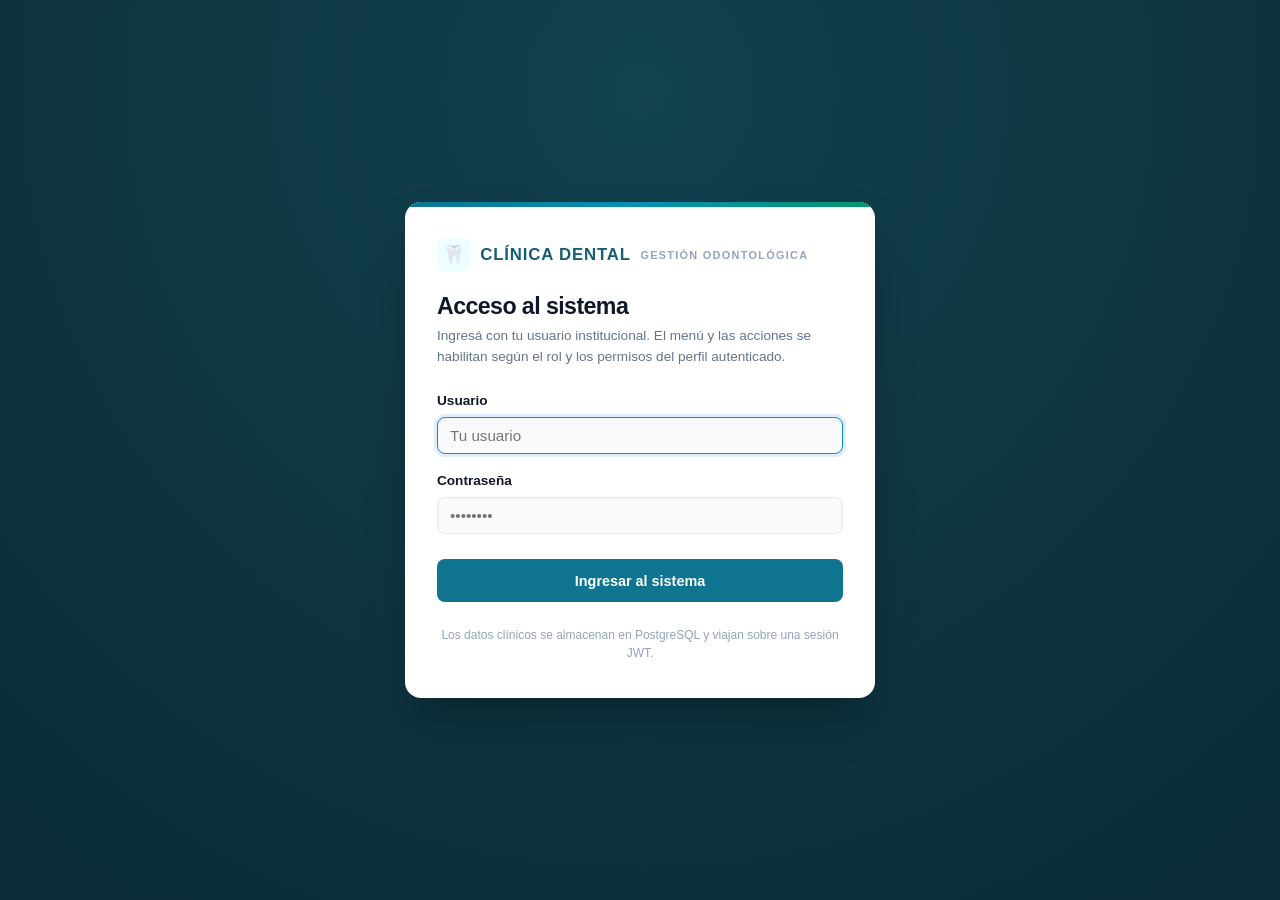
<file: frontend/index.html>
<!DOCTYPE html>
<html lang="es">
<head>
    <meta charset="UTF-8">
    <meta name="viewport" content="width=device-width, initial-scale=1.0">
    <title>Clínica Dental | Sistema de gestión odontológica</title>
    <meta name="description" content="Sistema de gestión de la clínica dental: pacientes, historial clínico, catálogo de tratamientos, agenda y facturación.">
    <link rel="stylesheet" href="css/variables.css">
    <link rel="stylesheet" href="css/base.css">
    <link rel="stylesheet" href="css/layout.css">
    <link rel="stylesheet" href="css/components.css">
    <link rel="stylesheet" href="css/auth.css">
    <link rel="stylesheet" href="css/clinic.css">
</head>
<body class="clinic-body">

    <!-- ====================================================================
         COMPUERTA DE LOGIN: única puerta de entrada al sistema (JWT + RBAC)
         ==================================================================== -->
    <div id="login-gate" class="auth-page" hidden>
        <div class="auth-card">
            <div class="auth-brand">
                <span class="auth-logo-mark" aria-hidden="true">🦷</span>
                <span class="auth-logo">CLÍNICA DENTAL</span>
                <span class="auth-logo-sub">GESTIÓN ODONTOLÓGICA</span>
            </div>

            <h1 class="auth-title">Acceso al sistema</h1>
            <p class="auth-subtitle">
                Ingresá con tu usuario institucional. El menú y las acciones se habilitan
                según el rol y los permisos del perfil autenticado.
            </p>

            <form id="login-form" class="auth-form" novalidate>
                <div class="form-group">
                    <label for="login-username">Usuario</label>
                    <input type="text" id="login-username" class="form-control"
                           autocomplete="username" placeholder="Tu usuario" required>
                </div>
                <div class="form-group">
                    <label for="login-password">Contraseña</label>
                    <input type="password" id="login-password" class="form-control"
                           autocomplete="current-password" placeholder="••••••••" required>
                </div>

                <div id="login-error" class="alert-box danger" hidden></div>

                <button type="submit" class="btn btn-primary btn-block" id="btn-login">
                    Ingresar al sistema
                </button>
            </form>

            <span class="auth-footnote">
                Los datos clínicos se almacenan en PostgreSQL y viajan sobre una sesión JWT.
            </span>
        </div>
    </div>

    <!-- ====================================================================
         SHELL DEL SISTEMA: cabecera + sidebar por permisos + vista activa
         ==================================================================== -->
    <div id="app-shell" hidden>
        <header class="app-header">
            <div class="brand-container">
                <button type="button" class="sidebar-toggle" id="sidebar-toggle" aria-label="Mostrar menú">☰</button>
                <span class="brand-mark" aria-hidden="true">🦷</span>
                <span class="brand-text">
                    <span class="brand-title">Clínica Dental</span>
                    <span class="brand-subtitle">Gestión odontológica</span>
                </span>
            </div>

            <div class="header-nav">
                <div class="header-user">
                    <span class="header-user-name" id="current-user-name">—</span>
                    <span class="header-user-role" id="current-user-role">—</span>
                </div>
                <button type="button" class="btn btn-outline btn-sm" id="btn-logout">Cerrar sesión</button>
            </div>
        </header>

        <div class="app-layout">
            <aside class="app-sidebar" id="app-sidebar">
                <div class="sidebar-header">Módulos habilitados</div>
                <nav id="sidebar-menu" class="sidebar-menu"></nav>
            </aside>

            <main class="app-main" id="app-view"></main>
        </div>
    </div>

    <script type="module" src="js/clinic-app.js"></script>
</body>
</html>
</file>
<file: frontend/css/variables.css>
/* ============================================================================
   VARIABLES DE DISEÑO Y TEMA DE LA CLÍNICA DENTAL
   ----------------------------------------------------------------------------
   Paleta clinica: azul petroleo (confianza institucional) + verde menta
   (salud y estado correcto). Los nombres de las variables se mantienen
   estables porque los componentes compartidos dependen de ellos.
   ============================================================================ */
:root {
    --primary: #0e7490;
    --primary-hover: #155e75;
    --primary-light: #ecfeff;
    --accent: #059669;
    --accent-hover: #047857;
    --accent-light: #ecfdf5;
    --danger: #dc2626;
    --danger-light: #fef2f2;
    --warning: #d97706;
    --warning-light: #fffbeb;

    --bg-page: #f4f8fa;
    --bg-surface: #ffffff;
    --bg-sidebar: #0b2b36;
    --bg-sidebar-hover: #12414f;

    --text-main: #0f172a;
    --text-muted: #64748b;
    --text-inverse: #ffffff;

    --border-color: #e2e8f0;
    --border-focus: #0891b2;

    --shadow-sm: 0 1px 2px 0 rgba(0, 0, 0, 0.05);
    --shadow-md: 0 4px 6px -1px rgba(0, 0, 0, 0.1), 0 2px 4px -1px rgba(0, 0, 0, 0.06);
    --shadow-lg: 0 10px 15px -3px rgba(0, 0, 0, 0.1), 0 4px 6px -2px rgba(0, 0, 0, 0.05);

    --radius-sm: 0.25rem;
    --radius-md: 0.5rem;
    --radius-lg: 0.75rem;
    --radius-full: 9999px;

    --font-family: -apple-system, BlinkMacSystemFont, "Segoe UI", Roboto, Helvetica, Arial, sans-serif;
    --transition-fast: 0.15s ease;
}
</file>
<file: frontend/css/base.css>
/* ============================================================================
   ESTILOS BASE, RESETS Y TIPOGRAFIA
   ============================================================================ */
*, *::before, *::after {
    box-sizing: border-box;
    margin: 0;
    padding: 0;
}

body {
    font-family: var(--font-family);
    background-color: var(--bg-page);
    color: var(--text-main);
    line-height: 1.5;
    -webkit-font-smoothing: antialiased;
}

h1, h2, h3, h4, h5, h6 {
    color: var(--text-main);
    font-weight: 700;
    line-height: 1.25;
}

a {
    color: var(--primary);
    text-decoration: none;
    transition: color var(--transition-fast);
}

a:hover {
    color: var(--primary-hover);
}

table {
    width: 100%;
    border-collapse: collapse;
}

th, td {
    padding: 0.75rem;
    text-align: left;
    border-bottom: 1px solid var(--border-color);
}

th {
    background-color: #f1f5f9;
    font-weight: 600;
    font-size: 0.85rem;
    color: var(--text-muted);
    text-transform: uppercase;
    letter-spacing: 0.05em;
}

.text-center { text-align: center; }
.text-right { text-align: right; }
.text-muted { color: var(--text-muted); }
.text-danger { color: var(--danger); }
.text-success { color: var(--accent); }
.font-bold { font-weight: 700; }

/* ----------------------------------------------------------------------------
   El atributo [hidden] debe ganarle a cualquier display declarado por clase.
   Sin esto, .auth-page (display:flex) y .badge (display:inline-flex) ignoran
   hidden y la compuerta de login queda visible debajo del shell.
   ---------------------------------------------------------------------------- */
[hidden] {
    display: none !important;
}
</file>
<file: frontend/css/layout.css>
/* ============================================================================
   ESTRUCTURA DE DISPOSICIÓN DEL SISTEMA CLÍNICO
   ----------------------------------------------------------------------------
   Cabecera institucional + sidebar de módulos habilitados + área de trabajo.
   En pantallas angostas el sidebar se convierte en un panel desplegable que
   controla el botón de la cabecera.
   ============================================================================ */
.clinic-body {
    background-color: var(--bg-page);
}

/* ----------------------------------------------------------------------------
   Cabecera institucional
   ---------------------------------------------------------------------------- */
.app-header {
    background: linear-gradient(90deg, var(--bg-sidebar) 0%, var(--primary-hover) 100%);
    color: var(--text-inverse);
    padding: 0.85rem 2rem;
    display: flex;
    justify-content: space-between;
    align-items: center;
    gap: 1rem;
    box-shadow: var(--shadow-md);
    position: sticky;
    top: 0;
    z-index: 100;
}

.brand-container {
    display: flex;
    align-items: center;
    gap: 0.75rem;
    min-width: 0;
}

.brand-mark {
    display: inline-flex;
    align-items: center;
    justify-content: center;
    width: 2rem;
    height: 2rem;
    border-radius: var(--radius-md);
    background: rgba(255, 255, 255, 0.16);
    font-size: 1rem;
    line-height: 1;
    flex-shrink: 0;
}

.brand-text {
    display: flex;
    flex-direction: column;
    line-height: 1.15;
    min-width: 0;
}

.brand-title {
    font-size: 1.05rem;
    font-weight: 700;
    letter-spacing: -0.01em;
}

.brand-subtitle {
    font-size: 0.7rem;
    font-weight: 600;
    letter-spacing: 0.08em;
    text-transform: uppercase;
    color: rgba(255, 255, 255, 0.65);
}

.header-nav {
    display: flex;
    align-items: center;
    gap: 1.25rem;
}

.header-user {
    display: flex;
    flex-direction: column;
    align-items: flex-end;
    line-height: 1.2;
    text-align: right;
}

.header-user-name {
    font-size: 0.85rem;
    font-weight: 700;
    color: #ffffff;
}

.header-user-role {
    font-size: 0.7rem;
    font-weight: 600;
    letter-spacing: 0.06em;
    text-transform: uppercase;
    color: rgba(255, 255, 255, 0.7);
}

.nav-link {
    color: rgba(255, 255, 255, 0.85);
    font-weight: 600;
    font-size: 0.9rem;
    padding: 0.4rem 0.6rem;
    border-radius: var(--radius-sm);
    transition: background var(--transition-fast), color var(--transition-fast);
}

.nav-link:hover, .nav-link.active {
    color: #ffffff;
    background: rgba(255, 255, 255, 0.15);
}

/* ----------------------------------------------------------------------------
   Layout con sidebar
   ---------------------------------------------------------------------------- */
.app-layout {
    display: flex;
    min-height: calc(100vh - 60px);
}

.app-sidebar {
    width: 264px;
    background-color: var(--bg-sidebar);
    color: #94a3b8;
    display: flex;
    flex-direction: column;
    flex-shrink: 0;
}

.sidebar-header {
    padding: 1.25rem 1.5rem;
    color: #ffffff;
    font-size: 0.72rem;
    font-weight: 700;
    letter-spacing: 0.08em;
    text-transform: uppercase;
    border-bottom: 1px solid rgba(148, 163, 184, 0.18);
    display: flex;
    align-items: center;
    gap: 0.5rem;
}

.sidebar-menu {
    list-style: none;
    padding: 0.75rem 0;
    display: flex;
    flex-direction: column;
    gap: 0;
}

.sidebar-group-label {
    padding: 0.9rem 1.5rem 0.35rem 1.5rem;
    font-size: 0.68rem;
    font-weight: 700;
    text-transform: uppercase;
    letter-spacing: 0.08em;
    color: #64818c;
}

.sidebar-link {
    display: flex;
    align-items: center;
    gap: 0.7rem;
    padding: 0.6rem 1.5rem;
    color: #94a3b8;
    font-weight: 500;
    font-size: 0.875rem;
    border-left: 3px solid transparent;
    transition: background var(--transition-fast), color var(--transition-fast);
}

.sidebar-link:hover {
    color: #ffffff;
    background-color: var(--bg-sidebar-hover);
}

.sidebar-link.active {
    color: #ffffff;
    background-color: var(--bg-sidebar-hover);
    border-left-color: var(--accent);
}

.sidebar-icon {
    width: 1.1rem;
    text-align: center;
    opacity: 0.85;
}

.sidebar-empty {
    padding: 1rem 1.5rem;
    font-size: 0.82rem;
    color: #64818c;
}

.app-main {
    flex: 1;
    background-color: var(--bg-page);
    padding: 2rem;
    overflow-y: auto;
    min-width: 0;
}

/* ----------------------------------------------------------------------------
   Botón de menú (sólo mobile)
   ---------------------------------------------------------------------------- */
.sidebar-toggle {
    display: none;
    background: rgba(255, 255, 255, 0.12);
    border: none;
    color: #ffffff;
    font-size: 1.1rem;
    line-height: 1;
    padding: 0.4rem 0.6rem;
    border-radius: var(--radius-sm);
    cursor: pointer;
}

.sidebar-toggle:hover {
    background: rgba(255, 255, 255, 0.22);
}

/* ----------------------------------------------------------------------------
   Grillas responsivas compartidas
   ---------------------------------------------------------------------------- */
.grid-2 {
    display: grid;
    grid-template-columns: repeat(auto-fit, minmax(320px, 1fr));
    gap: 1.5rem;
}

.grid-3 {
    display: grid;
    grid-template-columns: repeat(auto-fit, minmax(280px, 1fr));
    gap: 1.5rem;
}

.grid-4 {
    display: grid;
    grid-template-columns: repeat(auto-fit, minmax(220px, 1fr));
    gap: 1rem;
}

.sticky-column {
    position: sticky;
    top: 1rem;
}

/* ----------------------------------------------------------------------------
   Responsive
   ---------------------------------------------------------------------------- */
@media (max-width: 900px) {
    .app-layout {
        flex-direction: column;
    }

    .sidebar-toggle {
        display: inline-block;
    }

    .app-sidebar {
        width: 100%;
        display: none;
    }

    .app-sidebar.open {
        display: flex;
    }

    .app-main {
        padding: 1.25rem;
    }

    .app-header {
        padding: 0.75rem 1rem;
    }

    .header-user {
        display: none;
    }
}
</file>
<file: frontend/css/components.css>
/* ============================================================================
   COMPONENTES REUTILIZABLES (BOTONES, BADGES, TARJETAS, FORMULARIOS, MODALES)
   ============================================================================ */
.btn {
    display: inline-flex;
    align-items: center;
    justify-content: center;
    gap: 0.5rem;
    padding: 0.55rem 1.1rem;
    font-size: 0.9rem;
    font-weight: 600;
    border-radius: var(--radius-md);
    border: 1px solid transparent;
    cursor: pointer;
    transition: all var(--transition-fast);
    line-height: 1.25;
}

.btn-primary {
    background-color: var(--primary);
    color: var(--text-inverse);
}
.btn-primary:hover {
    background-color: var(--primary-hover);
}

.btn-success {
    background-color: var(--accent);
    color: var(--text-inverse);
}
.btn-success:hover {
    background-color: var(--accent-hover);
}

.btn-danger {
    background-color: var(--danger);
    color: var(--text-inverse);
}

.btn-outline {
    background-color: transparent;
    border-color: var(--border-color);
    color: var(--text-main);
}
.btn-outline:hover {
    background-color: #f1f5f9;
    border-color: #cbd5e1;
}

.btn-block {
    width: 100%;
}

.badge {
    display: inline-flex;
    align-items: center;
    padding: 0.2rem 0.55rem;
    font-size: 0.75rem;
    font-weight: 700;
    border-radius: var(--radius-full);
    text-transform: uppercase;
    letter-spacing: 0.025em;
}

.badge-success {
    background-color: var(--accent-light);
    color: var(--accent);
    border: 1px solid #a7f3d0;
}

.badge-danger {
    background-color: var(--danger-light);
    color: var(--danger);
    border: 1px solid #fecaca;
}

.badge-warning {
    background-color: var(--warning-light);
    color: var(--warning);
    border: 1px solid #fde68a;
}

.badge-primary {
    background-color: var(--primary-light);
    color: var(--primary);
    border: 1px solid #bfdbfe;
}

.card {
    background-color: var(--bg-surface);
    border: 1px solid var(--border-color);
    border-radius: var(--radius-md);
    box-shadow: var(--shadow-sm);
    padding: 1.5rem;
    margin-bottom: 1.5rem;
}

.card-header {
    display: flex;
    justify-content: space-between;
    align-items: center;
    border-bottom: 1px solid var(--border-color);
    padding-bottom: 1rem;
    margin-bottom: 1rem;
}

.form-group {
    margin-bottom: 1.1rem;
}

.form-group label {
    display: block;
    font-size: 0.85rem;
    font-weight: 600;
    margin-bottom: 0.35rem;
    color: var(--text-main);
}

.form-control {
    width: 100%;
    padding: 0.55rem 0.75rem;
    font-size: 0.95rem;
    border: 1px solid var(--border-color);
    border-radius: var(--radius-md);
    background-color: #ffffff;
    color: var(--text-main);
    transition: border-color var(--transition-fast), box-shadow var(--transition-fast);
}

.form-control:focus {
    outline: none;
    border-color: var(--border-focus);
    box-shadow: 0 0 0 3px rgba(59, 130, 246, 0.15);
}

/* Modales */
.modal {
    display: none;
    position: fixed;
    top: 0;
    left: 0;
    width: 100%;
    height: 100%;
    background-color: rgba(15, 23, 42, 0.6);
    backdrop-filter: blur(2px);
    z-index: 1000;
    align-items: center;
    justify-content: center;
}

.modal.active {
    display: flex;
}

.modal-content {
    background-color: var(--bg-surface);
    border-radius: var(--radius-lg);
    box-shadow: var(--shadow-lg);
    width: 90%;
    max-width: 520px;
    padding: 2rem;
    max-height: 90vh;
    overflow-y: auto;
}

.modal-header {
    display: flex;
    justify-content: space-between;
    align-items: center;
    margin-bottom: 1.25rem;
}

.close-btn {
    background: none;
    border: none;
    font-size: 1.5rem;
    cursor: pointer;
    color: var(--text-muted);
}

.alert-box {
    padding: 0.85rem 1rem;
    border-radius: var(--radius-md);
    font-size: 0.9rem;
    margin-top: 1rem;
}

.alert-box.success {
    background-color: var(--accent-light);
    color: #166534;
    border: 1px solid #86efac;
}

.alert-box.danger {
    background-color: var(--danger-light);
    color: #991b1b;
    border: 1px solid #fca5a5;
}

.alert-box.info {
    background-color: var(--primary-light);
    color: #1e40af;
    border: 1px solid #93c5fd;
}

.alert-box.warning {
    background-color: var(--warning-light);
    color: #92400e;
    border: 1px solid #fcd34d;
}

/* --------------------------------------------------------------------------
   Botones auxiliares
   -------------------------------------------------------------------------- */
.btn-sm {
    padding: 0.35rem 0.7rem;
    font-size: 0.8rem;
}

.btn:disabled {
    opacity: 0.6;
    cursor: not-allowed;
}

.btn-ghost {
    background: transparent;
    border-color: transparent;
    color: var(--text-muted);
}

.btn-ghost:hover {
    background: #f1f5f9;
    color: var(--text-main);
}

/* --------------------------------------------------------------------------
   Cabeceras de tarjeta con acciones
   -------------------------------------------------------------------------- */
.card-header h2 {
    font-size: 1.15rem;
    font-weight: 700;
    letter-spacing: -0.01em;
}

.card-header-actions {
    display: flex;
    align-items: center;
    gap: 0.5rem;
    flex-wrap: wrap;
}

.card-title-row {
    display: flex;
    justify-content: space-between;
    align-items: center;
    gap: 1rem;
    flex-wrap: wrap;
    margin-bottom: 1rem;
}

.card-title-row h3 {
    font-size: 1rem;
    font-weight: 700;
}

/* --------------------------------------------------------------------------
   Barra de filtros / herramientas
   -------------------------------------------------------------------------- */
.toolbar {
    display: flex;
    flex-wrap: wrap;
    gap: 0.75rem;
    align-items: flex-end;
    margin-bottom: 1.25rem;
}

.toolbar .form-group {
    margin-bottom: 0;
    min-width: 160px;
}

.toolbar .toolbar-grow {
    flex: 1;
}

/* --------------------------------------------------------------------------
   Tablas de datos
   -------------------------------------------------------------------------- */
.data-table {
    width: 100%;
    border-collapse: collapse;
    font-size: 0.875rem;
}

.data-table thead th {
    text-align: left;
    padding: 0.7rem 0.75rem;
    background: #f8fafc;
    color: var(--text-muted);
    font-size: 0.72rem;
    font-weight: 700;
    text-transform: uppercase;
    letter-spacing: 0.05em;
    border-bottom: 1px solid var(--border-color);
    white-space: nowrap;
}

.data-table tbody td {
    padding: 0.7rem 0.75rem;
    border-bottom: 1px solid var(--border-color);
    vertical-align: middle;
}

.data-table tbody tr:hover {
    background: #f8fafc;
}

.data-table .cell-strong {
    font-weight: 700;
}

.table-scroll {
    overflow-x: auto;
}

/* --------------------------------------------------------------------------
   Estados de carga, vacio y error
   -------------------------------------------------------------------------- */
.state-box {
    display: flex;
    flex-direction: column;
    align-items: center;
    justify-content: center;
    gap: 0.75rem;
    padding: 2.5rem 1.5rem;
    text-align: center;
}

.state-box-error {
    background: var(--danger-light);
    border: 1px solid #fecaca;
    border-radius: var(--radius-md);
}

.state-title {
    font-weight: 700;
    color: var(--text-main);
}

.spinner {
    width: 28px;
    height: 28px;
    border: 3px solid #e2e8f0;
    border-top-color: var(--primary);
    border-radius: 50%;
    animation: spin 0.8s linear infinite;
}

@keyframes spin {
    to { transform: rotate(360deg); }
}

/* --------------------------------------------------------------------------
   Toasts
   -------------------------------------------------------------------------- */
#toast-container {
    position: fixed;
    bottom: 1.5rem;
    right: 1.5rem;
    z-index: 9999;
    display: flex;
    flex-direction: column;
    gap: 0.5rem;
    max-width: 380px;
}

.toast {
    padding: 0.8rem 1rem;
    border-radius: var(--radius-md);
    font-size: 0.875rem;
    font-weight: 600;
    box-shadow: var(--shadow-lg);
    border-left: 4px solid;
    background: var(--bg-surface);
    color: var(--text-main);
    animation: toast-in 0.2s ease-out;
}

.toast-success { border-left-color: var(--accent); }
.toast-error   { border-left-color: var(--danger); }
.toast-warning { border-left-color: var(--warning); }
.toast-info    { border-left-color: var(--primary); }

@keyframes toast-in {
    from { opacity: 0; transform: translateY(8px); }
    to   { opacity: 1; transform: translateY(0); }
}

/* --------------------------------------------------------------------------
   Modal de confirmacion
   -------------------------------------------------------------------------- */
.modal-overlay {
    display: none;
    position: fixed;
    inset: 0;
    background: rgba(15, 23, 42, 0.6);
    backdrop-filter: blur(2px);
    z-index: 2000;
    align-items: center;
    justify-content: center;
    padding: 1.5rem;
}

.modal-overlay.active {
    display: flex;
}

.modal-card {
    background: var(--bg-surface);
    border-radius: var(--radius-lg);
    box-shadow: var(--shadow-lg);
    padding: 1.75rem;
    width: 100%;
    max-width: 440px;
}

.modal-message {
    font-size: 0.95rem;
    color: var(--text-main);
    line-height: 1.55;
}

.modal-actions {
    display: flex;
    justify-content: flex-end;
    gap: 0.6rem;
    margin-top: 1.5rem;
}

/* --------------------------------------------------------------------------
   Utilidades
   -------------------------------------------------------------------------- */
.text-muted { color: var(--text-muted); }
.text-center { text-align: center; }
.text-right { text-align: right; }
.text-sm { font-size: 0.82rem; }
.mt-1 { margin-top: 0.5rem; }
.mt-2 { margin-top: 1rem; }
.mt-3 { margin-top: 1.5rem; }
.mb-0 { margin-bottom: 0; }
.full-width { width: 100%; }
.inline-actions { display: flex; gap: 0.4rem; flex-wrap: wrap; }
</file>
<file: frontend/css/auth.css>
/* ============================================================================
   COMPUERTA DE LOGIN DEL SISTEMA CLÍNICO
   ============================================================================ */
.auth-page {
    min-height: 100vh;
    display: flex;
    align-items: center;
    justify-content: center;
    background: radial-gradient(circle at 50% 10%, #12414f 0%, #0b2b36 100%);
    padding: 1.5rem;
}

.auth-card {
    background: #ffffff;
    border-radius: 1rem;
    box-shadow: 0 25px 50px -12px rgba(0, 0, 0, 0.35);
    width: 100%;
    max-width: 470px;
    padding: 2.25rem 2rem;
    position: relative;
    overflow: hidden;
}

.auth-card::before {
    content: "";
    position: absolute;
    top: 0;
    left: 0;
    right: 0;
    height: 5px;
    background: linear-gradient(90deg, #0e7490 0%, #0891b2 50%, #059669 100%);
}

.auth-brand {
    display: flex;
    align-items: center;
    gap: 0.6rem;
    margin-bottom: 1.25rem;
}

.auth-logo-mark {
    display: inline-flex;
    align-items: center;
    justify-content: center;
    width: 2.1rem;
    height: 2.1rem;
    border-radius: var(--radius-md);
    background: var(--primary-light);
    color: var(--primary);
    font-size: 1.1rem;
    line-height: 1;
}

.auth-logo {
    font-size: 1.05rem;
    font-weight: 800;
    letter-spacing: 0.05em;
    color: var(--primary-hover);
}

.auth-logo-sub {
    font-size: 0.68rem;
    font-weight: 700;
    letter-spacing: 0.12em;
    color: #94a3b8;
}

.auth-title {
    font-size: 1.45rem;
    font-weight: 800;
    color: #0f172a;
    letter-spacing: -0.025em;
    margin-bottom: 0.35rem;
}

.auth-subtitle {
    font-size: 0.85rem;
    color: #64748b;
    margin-bottom: 1.5rem;
    line-height: 1.5;
}

.auth-form .form-control {
    background: #f8fafc;
}

.auth-form .btn-block {
    margin-top: 0.5rem;
    padding: 0.7rem 1rem;
}

.auth-footnote {
    display: block;
    text-align: center;
    margin-top: 1.5rem;
    font-size: 0.75rem;
    color: #94a3b8;
    line-height: 1.5;
}
</file>
<file: frontend/css/clinic.css>
/* ============================================================================
   ESTILOS DEL DOMINIO CLÍNICO
   ----------------------------------------------------------------------------
   Piezas de presentación propias del sistema odontológico: cabeceras de página,
   tarjetas de indicadores, fichas de detalle, paneles de formulario y bloques de
   contexto de sesión. Los componentes genéricos (botones, badges, tablas,
   modales, toasts) viven en components.css.
   ============================================================================ */

/* ----------------------------------------------------------------------------
   Cabecera de página
   ---------------------------------------------------------------------------- */
.page-header {
    display: flex;
    justify-content: space-between;
    align-items: flex-start;
    gap: 1rem;
    flex-wrap: wrap;
    margin-bottom: 1.5rem;
}

.page-header-text h2 {
    font-size: 1.5rem;
    font-weight: 800;
    letter-spacing: -0.02em;
}

.page-header-text p {
    margin-top: 0.25rem;
    max-width: 70ch;
}

.page-header-actions {
    display: flex;
    align-items: center;
    gap: 0.5rem;
    flex-wrap: wrap;
}

/* ----------------------------------------------------------------------------
   Tarjetas de indicadores (KPIs)
   ---------------------------------------------------------------------------- */
.kpi-container {
    display: grid;
    grid-template-columns: repeat(auto-fit, minmax(210px, 1fr));
    gap: 1.25rem;
    margin-bottom: 2rem;
}

.kpi-stat-card {
    background: var(--bg-surface);
    border: 1px solid var(--border-color);
    border-left: 4px solid var(--primary);
    border-radius: var(--radius-md);
    padding: 1.25rem;
    box-shadow: var(--shadow-sm);
    display: flex;
    flex-direction: column;
    justify-content: space-between;
}

.kpi-stat-label {
    font-size: 0.78rem;
    font-weight: 700;
    color: var(--text-muted);
    text-transform: uppercase;
    letter-spacing: 0.05em;
    margin-bottom: 0.5rem;
}

.kpi-stat-value {
    font-size: 1.75rem;
    font-weight: 800;
    color: var(--text-main);
    line-height: 1.1;
}

.kpi-stat-sub {
    font-size: 0.75rem;
    color: var(--text-muted);
    margin-top: 0.35rem;
}

/* ----------------------------------------------------------------------------
   Accesos rápidos del panel general
   ---------------------------------------------------------------------------- */
.quick-actions {
    display: flex;
    flex-wrap: wrap;
    gap: 0.6rem;
}

/* ----------------------------------------------------------------------------
   Módulos reservados (agenda, facturación, recordatorios)
   ---------------------------------------------------------------------------- */
.pending-list {
    list-style: none;
    display: flex;
    flex-direction: column;
    gap: 0.5rem;
    margin-top: 1rem;
}

.pending-list li {
    display: flex;
    justify-content: space-between;
    align-items: baseline;
    gap: 1rem;
    padding: 0.55rem 0.75rem;
    background: #f8fafc;
    border: 1px dashed var(--border-color);
    border-radius: var(--radius-md);
}

.pending-name {
    font-size: 0.9rem;
    font-weight: 600;
    color: var(--text-main);
}

/* ----------------------------------------------------------------------------
   Formularios de alta y edición
   ---------------------------------------------------------------------------- */
.form-grid {
    display: grid;
    grid-template-columns: repeat(auto-fit, minmax(240px, 1fr));
    gap: 0 1.1rem;
}

.form-panel {
    border-top: 3px solid var(--primary);
    scroll-margin-top: 1rem;
}

.form-actions {
    display: flex;
    justify-content: flex-end;
    gap: 0.6rem;
    flex-wrap: wrap;
    margin-top: 0.5rem;
}

.field-hint {
    font-size: 0.75rem;
    color: var(--text-muted);
    margin-top: 0.3rem;
}

.form-group label.is-required::after {
    content: " *";
    color: var(--danger);
    font-weight: 700;
}

.form-control:disabled {
    background: #f1f5f9;
    color: var(--text-muted);
}

/* ----------------------------------------------------------------------------
   Fichas de detalle
   ---------------------------------------------------------------------------- */
.detail-list {
    display: flex;
    flex-direction: column;
    gap: 0.6rem;
}

.detail-list-grid {
    display: grid;
    grid-template-columns: repeat(auto-fit, minmax(240px, 1fr));
    gap: 0.6rem 1.5rem;
}

.detail-row {
    display: flex;
    justify-content: space-between;
    align-items: baseline;
    gap: 1rem;
    padding-bottom: 0.5rem;
    border-bottom: 1px solid var(--border-color);
}

.detail-row dt {
    font-size: 0.75rem;
    font-weight: 700;
    text-transform: uppercase;
    letter-spacing: 0.04em;
    color: var(--text-muted);
}

.detail-row dd {
    font-size: 0.9rem;
    font-weight: 600;
    color: var(--text-main);
    text-align: right;
}

/* ----------------------------------------------------------------------------
   Chips de permisos y etiquetas
   ---------------------------------------------------------------------------- */
.chip-list {
    display: flex;
    flex-wrap: wrap;
    gap: 0.35rem;
}

.chip {
    background: var(--primary-light);
    color: var(--primary-hover);
    border: 1px solid #a5f3fc;
    border-radius: var(--radius-full);
    padding: 0.2rem 0.6rem;
    font-size: 0.75rem;
    font-weight: 600;
}

.badge-neutral {
    background-color: #f1f5f9;
    color: var(--text-muted);
    border: 1px solid var(--border-color);
}

/* ----------------------------------------------------------------------------
   Contexto de sesión del panel general
   ---------------------------------------------------------------------------- */
.session-summary {
    display: flex;
    flex-direction: column;
    gap: 0.35rem;
}

.session-summary p {
    color: var(--text-muted);
}

/* ----------------------------------------------------------------------------
   Lista de seleccion multiple (facturacion de tratamientos realizados)
   ---------------------------------------------------------------------------- */
.check-list {
    display: flex;
    flex-direction: column;
    gap: 0.5rem;
    max-height: 340px;
    overflow-y: auto;
    padding: 0.25rem;
    border: 1px solid var(--border-color);
    border-radius: var(--radius-md);
    background: #fbfdff;
}

.check-row {
    display: flex;
    align-items: flex-start;
    gap: 0.75rem;
    padding: 0.65rem 0.75rem;
    border: 1px solid var(--border-color);
    border-radius: var(--radius-md);
    background: var(--bg-surface);
    cursor: pointer;
}

.check-row:hover {
    border-color: var(--primary);
}

.check-row.is-disabled {
    background: #f8fafc;
    cursor: not-allowed;
    opacity: 0.75;
}

.check-row input[type="checkbox"] {
    margin-top: 0.2rem;
    width: 1rem;
    height: 1rem;
    accent-color: var(--primary);
}

.check-row-main {
    display: flex;
    flex-direction: column;
    gap: 0.15rem;
    flex: 1;
    min-width: 0;
}

.check-row-title {
    font-weight: 700;
    color: var(--text-main);
    font-size: 0.92rem;
}

.check-row-amount {
    display: flex;
    flex-direction: column;
    align-items: flex-end;
    gap: 0.25rem;
    font-weight: 700;
    white-space: nowrap;
}

/* ----------------------------------------------------------------------------
   Tablas dentro de tarjetas: la última fila no duplica el borde de la tarjeta
   ---------------------------------------------------------------------------- */
.card .data-table tbody tr:last-child td {
    border-bottom: none;
}

.table-scroll + .state-box {
    border-top: 1px solid var(--border-color);
}
</file>
